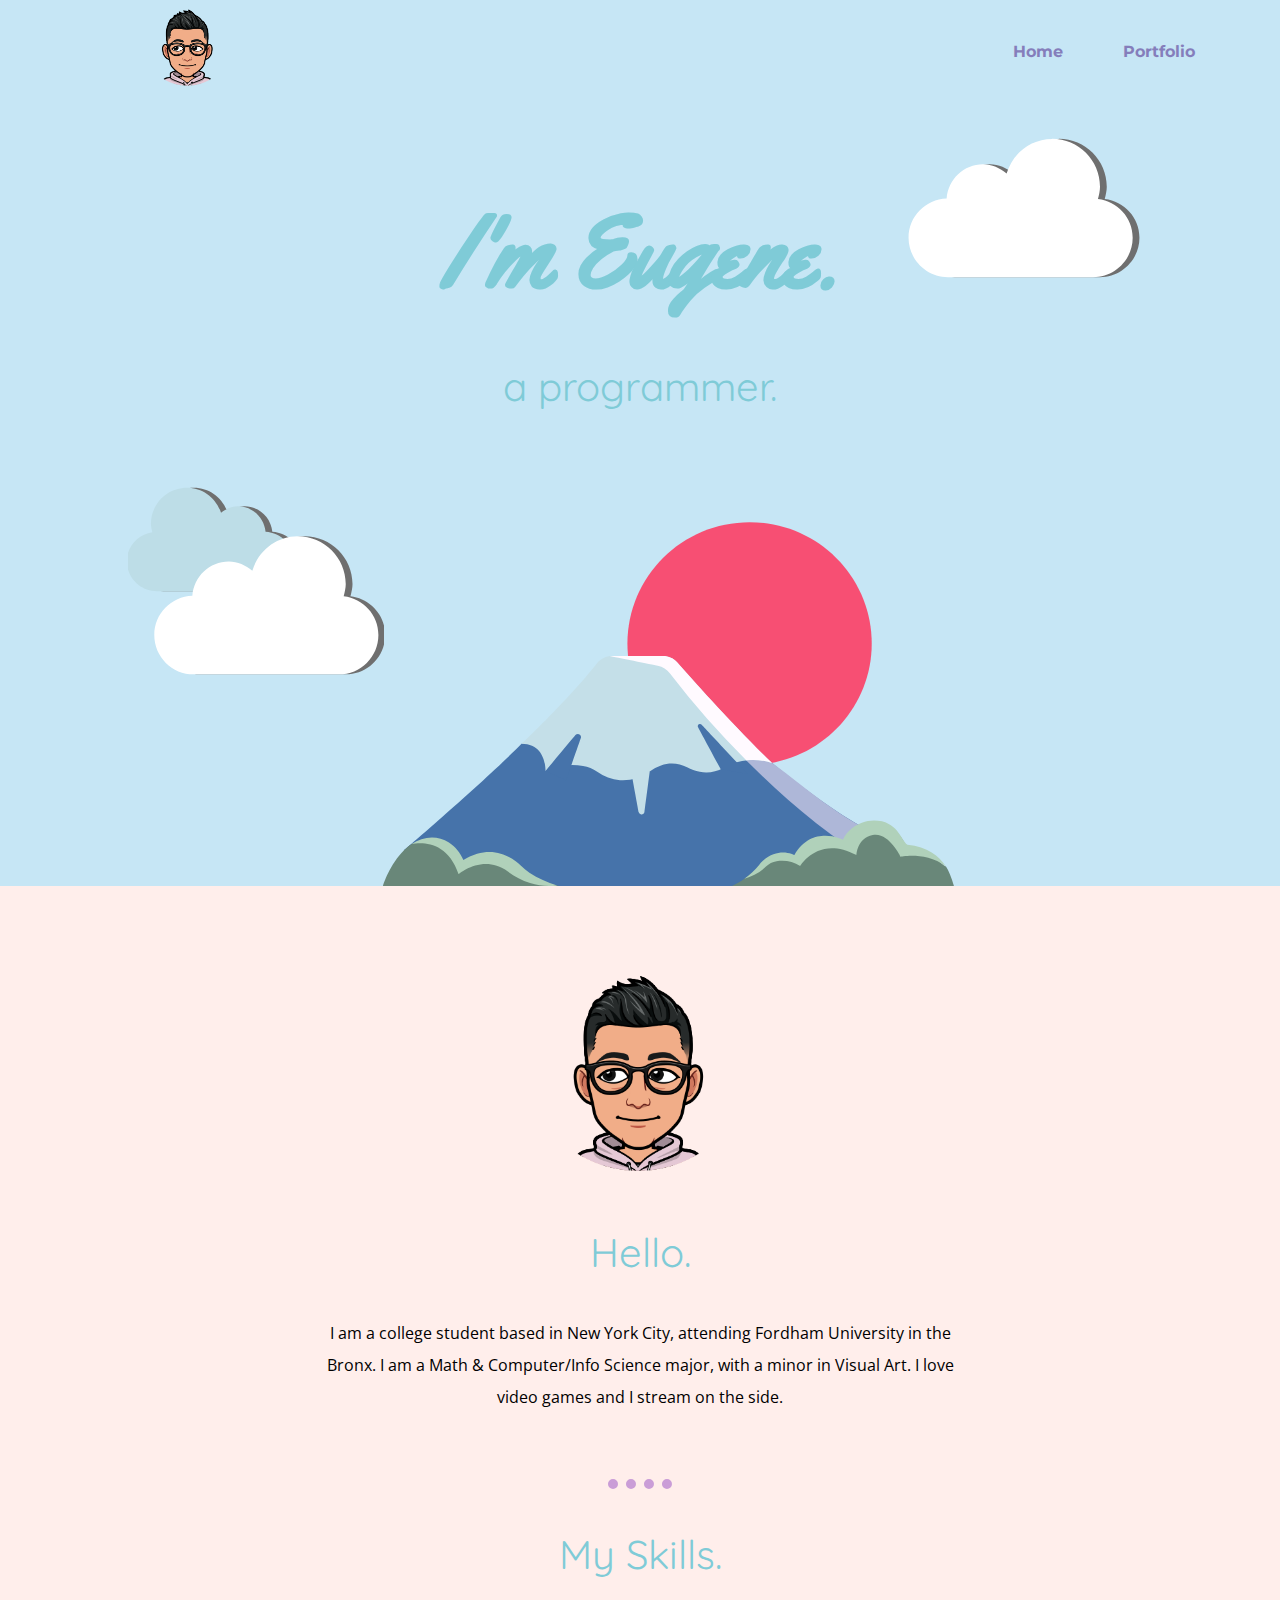
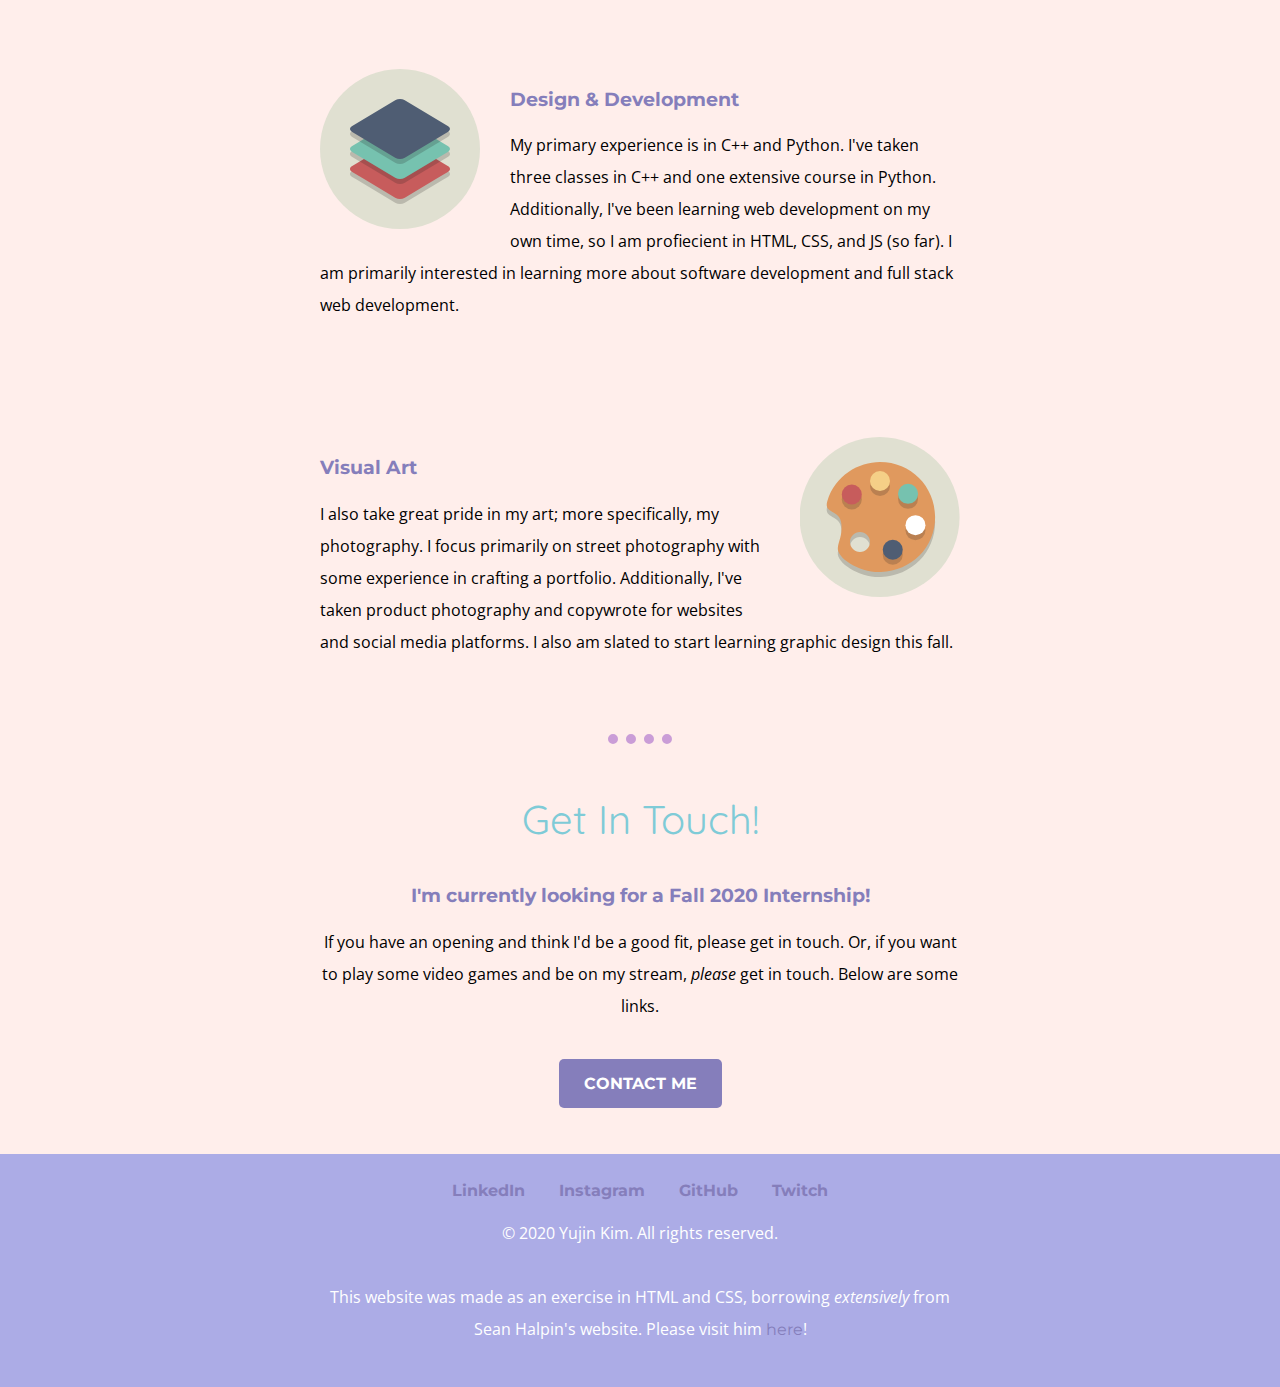
<file: CSS-My Site/index.html>
<!DOCTYPE html>
<html lang="en" dir="ltr">

<head>
  <meta charset="utf-8">
  <title>Yujin Kim</title>
  <link rel="stylesheet" href="css/styles.css">
  <link rel="icon" href="images/favicon.png">
  <link href="https://fonts.googleapis.com/css2?family=Quicksand&family=Montserrat&family=Open+Sans:wght@300&family=Yellowtail&display=swap" rel="stylesheet">
</head>

<body>
  <div class="header">
    <img class="header-image" src="images/profile.png" alt="eugene-img">
    <div class="header-content">
      <a href="index.html">Home</a>
      <a href="#">Portfolio</a>
    </div>
  </div>

  <div class="top-container">
    <h1>I'm Eugene.</h1>
    <h2>a programmer.</h2>
    <img class="top-cloud" src="images/top-cloud.svg" alt="cloud-img">
    <img class="bottom-cloud" src="images/bottom-cloud.svg" alt="cloud-img">
    <img class="mountain" src="images/mountain.svg" alt="mountain-img">
    <img class="mountain-hidden" src="images/mountain.svg" alt="mountain-img">
  </div>

  <div class="middle-container">
    <div class="profile">
      <img class="profile-image" src="images/profile.png" alt="eugene-img">
      <h2>Hello.</h2>
      <p>I am a college student based in New York City, attending Fordham University in the Bronx. I am a Math & Computer/Info Science major,
        with a minor in Visual Art. I love video games and I stream on the side.</p>
    </div>
    <hr>
    <div class="skills">
      <h2>My Skills.</h2>
      <div class="skill-row">
        <img class="code-icon" src="images/stack.svg" alt="code-img">
        <h3>Design & Development</h3>
        <p>My primary experience is in C++ and Python. I've taken three classes in C++ and one extensive course in Python.
          Additionally, I've been learning web development on my own time, so I am profiecient
          in HTML, CSS, and JS (so far). I am primarily interested in learning more about software
          development and full stack web development. </p>
      </div>
      <div class="skill-row">
        <img class="art-icon" src="images/art.svg" alt="art-img">
        <h3>Visual Art</h3>
        <p>I also take great pride in my art; more specifically, my photography.
          I focus primarily on street photography with some experience in crafting a portfolio.
          Additionally, I've taken product photography and copywrote for websites and social media platforms.
          I also am slated to start learning graphic design this fall.</p>
      </div>
    </div>
    <hr>
    <div class="contact-me">
      <h2>Get In Touch!</h2>
      <h3>I'm currently looking for a Fall 2020 Internship!</h3>
      <p class="contact-p">If you have an opening and think I'd be a good fit, please get in touch.
        Or, if you want to play some video games and be on my stream, <em>please</em> get in touch. Below are some links. </p>
      <a class="btn" href="mailto:yujin.eugene.kim@gmail.com">CONTACT ME</a>
    </div>
  </div>

  <div class="bottom-container">
      <a class="footer-link" href="https://www.linkedin.com/in/yujin-eugene-kim/">LinkedIn</a>
      <a class="footer-link" href="https://www.instagram.com/imeugenekim/">Instagram</a>
      <a class="footer-link" href="https://github.com/ykim155">GitHub</a>
      <a class="footer-link" href="https://www.twitch.tv/shadowrxn">Twitch</a>
    <br>
    <p class="copyright">© 2020 Yujin Kim. All rights reserved.</p>
    <p class="disclaimer">This website was made as an exercise in HTML and CSS, borrowing <em>extensively</em>
      from Sean Halpin's website. Please visit him <a class="external-link" target="_blank" href="http://seanhalpin.io/">here</a>!</p>
  </div>
</body>

</html>
</file>
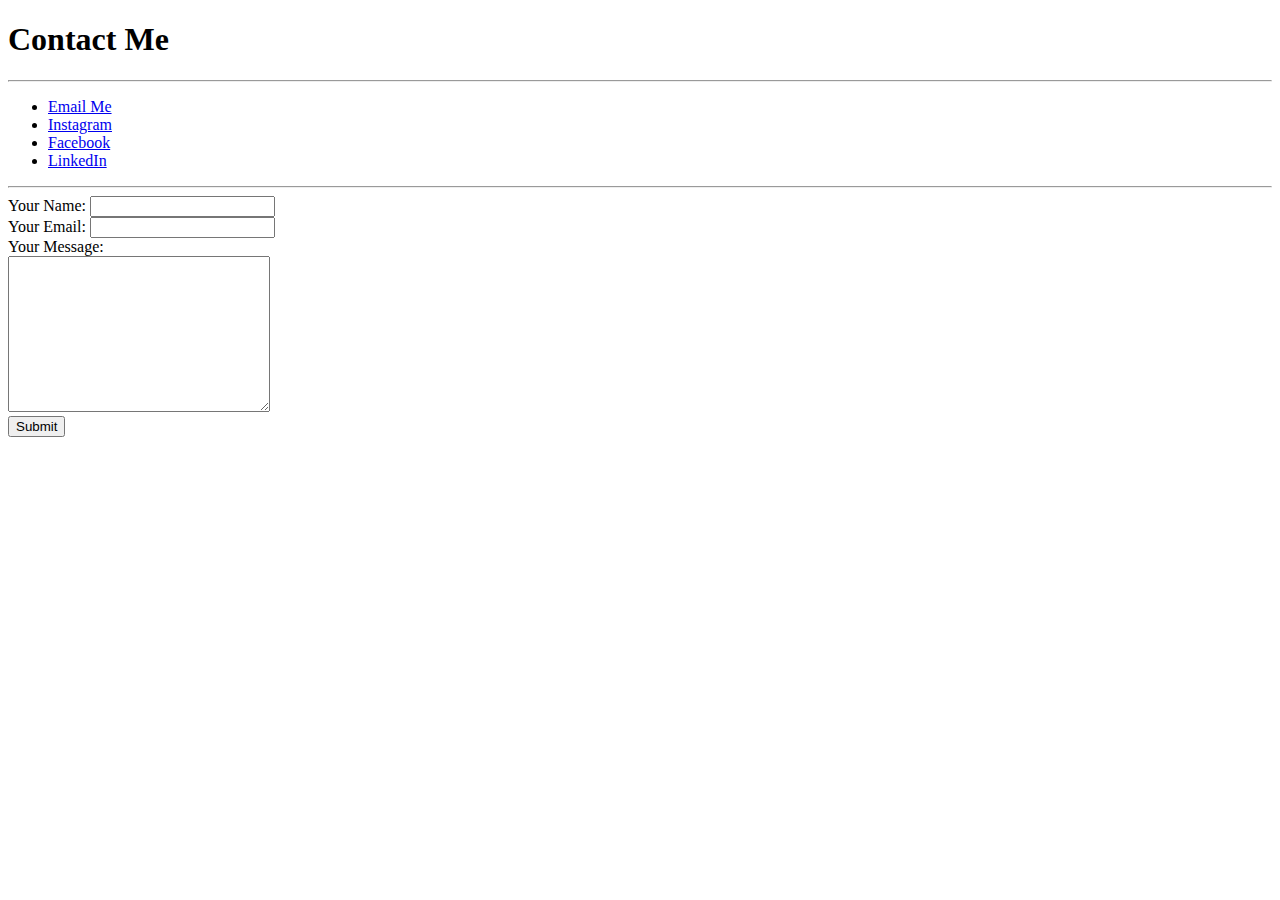
<file: HTML-Personal Website/contact.html>
<!DOCTYPE html>
<html lang="en" dir="ltr">
  <head>
    <meta charset="utf-8">
    <title>Eugene's Contact Information</title>
  </head>
  <body>
    <h1>Contact Me</h1>
    <hr>
    <ul>
      <li><a href="mailto:yujin.eugene.kim@gmail.com?">Email Me</a></li>
      <li><a href="https://www.instagram.com/imeugenekim">Instagram</a></li>
      <li><a href="https://www.facebook.com/EugeneKim0918">Facebook</a></li>
      <li><a href="https://www.linkedin.com/in/yujin-eugene-kim/">LinkedIn</a></li>
    </ul>
    <hr>
    <form action="mailto:yujin.eugene.kim@gmail.com" method="post" enctype="text/plain">
      <label>Your Name:</label>
      <input type="text" name="yourName" value=""><br>
      <label>Your Email:</label>
      <input type="email" name="yourEmail" value=""><br>
      <label>Your Message:</label><br>
      <textarea name="yourMessage" rows="10" cols="30"></textarea><br>
      <input type="submit" name="">
    </form>
  </body>
</html>
</file>
<file: CSS-My Site/css/styles.css>
body {
  margin: 0;
  text-align: center;
  font-family: 'Open Sans', sans-serif;
}
h1 {
  margin: 50px auto 0 auto;
  font-family: 'Yellowtail', serif;
  font-size: 6.25rem;
  color: #7fcbd7;
}
h2 {
  font-family: 'Quicksand', sans-serif;
  font-size: 2.5rem;
  font-weight: normal;
  margin: 40px auto;
  color: #7fcbd7;
}
h3 {
  font-family: 'Montserrat', sans-serif;
  color: #857ebb;
}
a {
  font-family: 'Montserrat', sans-serif;
  color: #857ebb;
}
p{
  font-family: 'Open Sans', sans-serif;
  line-height: 2;
}
hr {
  border: none;
  border-top: 10px dotted #ca9dd7;
  width: 5%;
  margin: 10px auto;
}
.top-cloud {
  position: absolute;
  right: 10%;
  top: 80px;
  width: 256px;
}
.bottom-cloud {
  position: absolute;
  left: 10%;
  bottom: 20%;
  width: 256px;
}
.mountain {
  position: absolute;
  bottom: 0;
  width: 700px;
}
.mountain-hidden {
  visibility: hidden;
}
.header {
  position: fixed;
  z-index: 2;
  overflow: hidden;
  background-color: #c6e6f5;
  padding: 50px;
  width: 100vw;
  left: 50%;
  right: 50%;
  margin-left: -50vw;
  margin-right: -50vw;
}
.top-container {
  position: relative;
  background-color: #c6e6f5;
  padding-top: 15vh;
}
.middle-container {
  background-color: #ffeeeb;
}
.bottom-container {
  background-color: #acace6;
  padding: 25px 0;
}
.footer-link {
  margin-right: 15px;
  margin-left: 15px;
  font-weight: bold;
  text-decoration: none;
}
.external-link {
  text-decoration: none;
}
.copyright, .disclaimer {
  display: inline-block;
  color: white;
  width: 50%;
}
.contact-p {
  margin-bottom: 50px;
}
.header-content {
  display: inline-block;
  position: absolute;
  right: 10%;
  top: 40%;
  width: 20%;
  height: 20%;
  margin: 0 auto;
}
.header-content a {
  margin: 10%;
  text-decoration: none;
  font-weight: bold;
}
.profile {
  display: inline-block;
  width: 50%;
  margin: 40px auto;
}
.skill-row {
  display: inline-block;
  width: 50%;
  margin: 50px auto;
  text-align: left;
}
.contact-me {
  display: inline-block;
  width: 50%;
  margin-bottom: 60px;
}
.btn {
  padding: 15px 25px;
  background-color: #857ebb;
  color: white;
  text-decoration: none;
  font-weight: bold;
  border-radius: 5px;
  -webkit-transition: background-color 500ms ease-out;
  -moz-transition: background-color 500ms ease-out;
  -ms-transition: background-color 500ms ease-out;
  -o-transition: background-color 500ms ease-out;
  transition: background-color 500ms ease-out;
}
.btn:hover {
  background-color: #a59fcd;
  -webkit-transition: background-color 500ms linear;
  -moz-transition: background-color 500ms linear;
  -ms-transition: background-color 500ms linear;
  -o-transition: background-color 500ms linear;
  transition: background-color 500ms linear;
}
.profile-image {
  width: 40%;
  min-width: 100px;
  max-width: 300px;
  border-radius: 200px;
}
.header-image {
  position: absolute;
  left: 10%;
  top: -10px;
  width: 100px;
}
.code-icon {
  width: 25%;
  margin-right: 30px;
  float: left;
}
.art-icon {
  width: 25%;
  margin-left: 30px;
  float: right;
}
</file>
